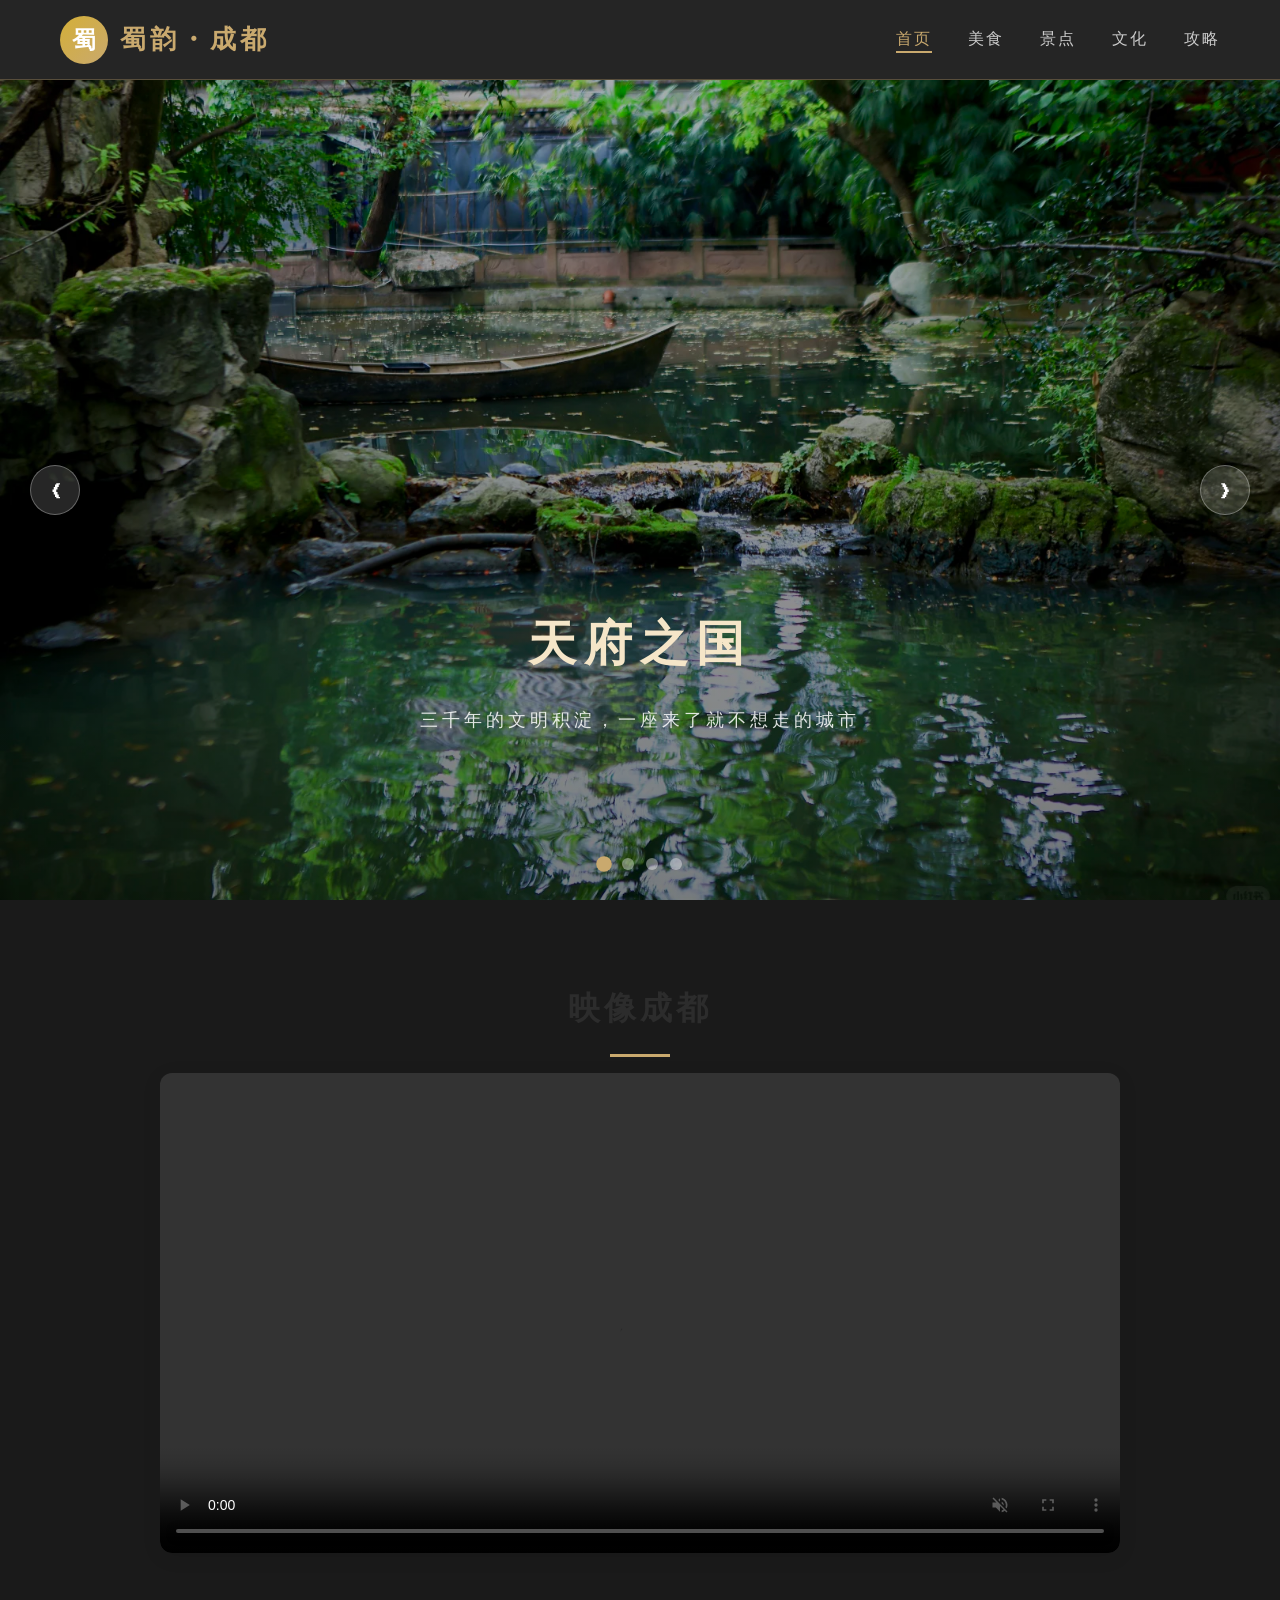
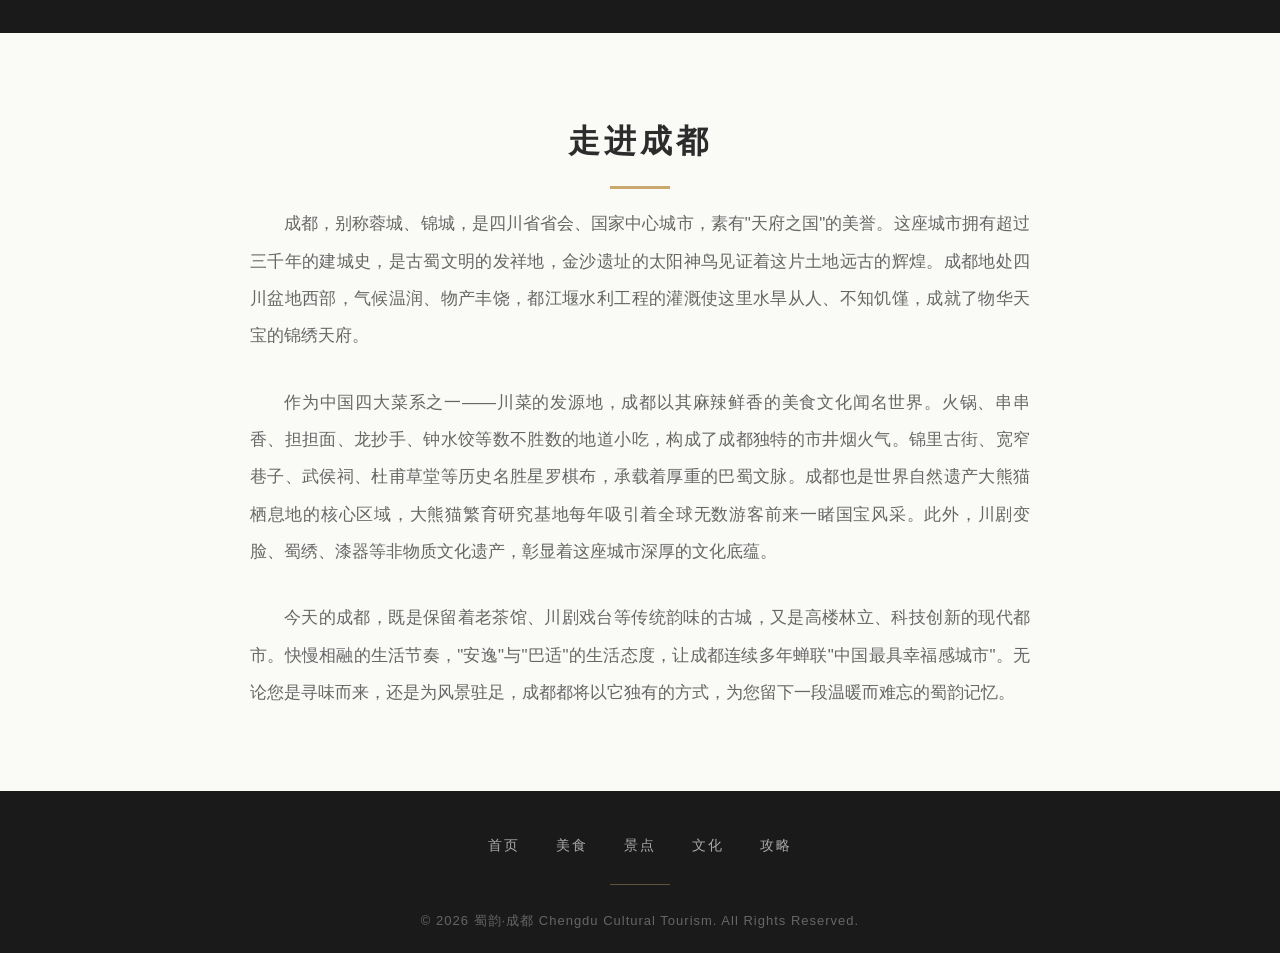
<file: index.html>
<!DOCTYPE html>
<html lang="zh-CN">
<head>
    <meta charset="UTF-8">
    <meta name="viewport" content="width=device-width, initial-scale=1.0">
    <meta name="description" content="蜀韵·成都 - 成都文化旅游宣传网站，带您领略天府之国的美食、景点、文化与旅行攻略">
    <title>蜀韵·成都 - 首页</title>
    <link rel="stylesheet" href="css/style.css">
</head>
<body>

    <!-- ==================== 页头区域 ==================== -->
    <header class="header">
        <!-- 左侧：Logo + 标题 -->
        <div class="logo-area">
            <div class="logo-icon">蜀</div>
            <span class="site-title">蜀韵・成都</span>
        </div>

        <!-- 右侧：导航栏 -->
        <ul class="nav">
            <li><a href="index.html" class="active">首页</a></li>
            <li><a href="food.html">美食</a></li>
            <li><a href="sights.html">景点</a></li>
            <li><a href="culture.html">文化</a></li>
            <li><a href="travel.html">攻略</a></li>
        </ul>
    </header>

    <!-- ==================== 全屏轮播 Banner ==================== -->
    <section class="banner">
        <div class="carousel" id="carousel">

            <!-- 第1张轮播图：锦里古街 -->
            <div class="slide active" style="background-image: url('img/image1.png');">
                <div class="slide-content">
                    <h2>天府之国</h2>
                    <p>三千年的文明积淀，一座来了就不想走的城市</p>
                </div>
            </div>

            <!-- 第2张轮播图：都江堰 -->
            <div class="slide" style="background-image: url('img/image2.png');">
                <div class="slide-content">
                    <h2>巴蜀神韵</h2>
                    <p>山水交融，人文荟萃，感受千年蜀地的独特魅力</p>
                </div>
            </div>

            <!-- 第3张轮播图：大熊猫 -->
            <div class="slide" style="background-image: url('img/image3.png');">
                <div class="slide-content">
                    <h2>熊猫故乡</h2>
                    <p>与国宝近距离接触，体验人与自然和谐共生之美</p>
                </div>
            </div>

            <!-- 第4张轮播图：宽窄巷子 -->
            <div class="slide" style="background-image: url('img/image4.png');">
                <div class="slide-content">
                    <h2>烟火成都</h2>
                    <p>宽窄之间，品一盏盖碗茶，听一段龙门阵</p>
                </div>
            </div>

        </div>

        <!-- 轮播导航点 -->
        <div class="carousel-dots" id="carouselDots"></div>

        <!-- 轮播左右箭头 -->
        <button class="carousel-arrow prev" id="prevBtn">&#10094;</button>
        <button class="carousel-arrow next" id="nextBtn">&#10095;</button>
    </section>

    <!-- ==================== 视频展示区域 ==================== -->
    <section class="video-section">
        <div class="section-title">映像成都</div>
        <div class="video-container">
            <!-- 成都城市宣传视频（示例视频，请替换为实际视频地址） -->
            <video controls autoplay muted loop>
                <source src="video/cd1.mp4" type="video/mp4">
                您的浏览器不支持视频播放，请升级浏览器。
            </video>
        </div>
    </section>

    <!-- ==================== 成都介绍文字区域 ==================== -->
    <section class="intro-section">
        <div class="section-title">走进成都</div>
        <p class="intro-text">
            成都，别称蓉城、锦城，是四川省省会、国家中心城市，素有"天府之国"的美誉。这座城市拥有超过三千年的建城史，是古蜀文明的发祥地，金沙遗址的太阳神鸟见证着这片土地远古的辉煌。成都地处四川盆地西部，气候温润、物产丰饶，都江堰水利工程的灌溉使这里水旱从人、不知饥馑，成就了物华天宝的锦绣天府。
        </p>
        <br>
        <p class="intro-text">
            作为中国四大菜系之一——川菜的发源地，成都以其麻辣鲜香的美食文化闻名世界。火锅、串串香、担担面、龙抄手、钟水饺等数不胜数的地道小吃，构成了成都独特的市井烟火气。锦里古街、宽窄巷子、武侯祠、杜甫草堂等历史名胜星罗棋布，承载着厚重的巴蜀文脉。成都也是世界自然遗产大熊猫栖息地的核心区域，大熊猫繁育研究基地每年吸引着全球无数游客前来一睹国宝风采。此外，川剧变脸、蜀绣、漆器等非物质文化遗产，彰显着这座城市深厚的文化底蕴。
        </p>
        <br>
        <p class="intro-text">
            今天的成都，既是保留着老茶馆、川剧戏台等传统韵味的古城，又是高楼林立、科技创新的现代都市。快慢相融的生活节奏，"安逸"与"巴适"的生活态度，让成都连续多年蝉联"中国最具幸福感城市"。无论您是寻味而来，还是为风景驻足，成都都将以它独有的方式，为您留下一段温暖而难忘的蜀韵记忆。
        </p>
    </section>

    <!-- ==================== 页尾区域 ==================== -->
    <footer class="footer">
        <ul class="footer-links">
            <li><a href="index.html">首页</a></li>
            <li><a href="food.html">美食</a></li>
            <li><a href="sights.html">景点</a></li>
            <li><a href="culture.html">文化</a></li>
            <li><a href="travel.html">攻略</a></li>
        </ul>
        <div class="footer-divider"></div>
        <p class="copyright">© 2026 蜀韵·成都 Chengdu Cultural Tourism. All Rights Reserved.</p>
    </footer>

    <!-- ==================== 轮播图 JavaScript 逻辑 ==================== -->
    <script>
        (function() {
            var slides = document.querySelectorAll('.carousel .slide');
            var dotsContainer = document.getElementById('carouselDots');
            var prevBtn = document.getElementById('prevBtn');
            var nextBtn = document.getElementById('nextBtn');
            var currentIndex = 0;
            var totalSlides = slides.length;
            var autoTimer = null;
            var interval = 4000; /* 自动切换间隔（毫秒） */

            /* 生成导航点 */
            for (var i = 0; i < totalSlides; i++) {
                var dot = document.createElement('span');
                dot.className = 'dot' + (i === 0 ? ' active' : '');
                dot.setAttribute('data-index', i);
                dot.addEventListener('click', function() {
                    var idx = parseInt(this.getAttribute('data-index'));
                    goToSlide(idx);
                });
                dotsContainer.appendChild(dot);
            }

            var allDots = document.querySelectorAll('.carousel-dots .dot');

            /* 切换到指定幻灯片 */
            function goToSlide(index) {
                slides[currentIndex].classList.remove('active');
                allDots[currentIndex].classList.remove('active');
                currentIndex = index;
                slides[currentIndex].classList.add('active');
                allDots[currentIndex].classList.add('active');
                resetAutoPlay();
            }

            /* 下一张 */
            function nextSlide() {
                var next = (currentIndex + 1) % totalSlides;
                goToSlide(next);
            }

            /* 上一张 */
            function prevSlide() {
                var prev = (currentIndex - 1 + totalSlides) % totalSlides;
                goToSlide(prev);
            }

            /* 自动播放 */
            function startAutoPlay() {
                autoTimer = setInterval(nextSlide, interval);
            }

            /* 重置自动播放计时器 */
            function resetAutoPlay() {
                clearInterval(autoTimer);
                startAutoPlay();
            }

            /* 绑定箭头点击事件 */
            prevBtn.addEventListener('click', prevSlide);
            nextBtn.addEventListener('click', nextSlide);

            /* 启动自动播放 */
            startAutoPlay();
        })();
    </script>

</body>
</html>
</file>
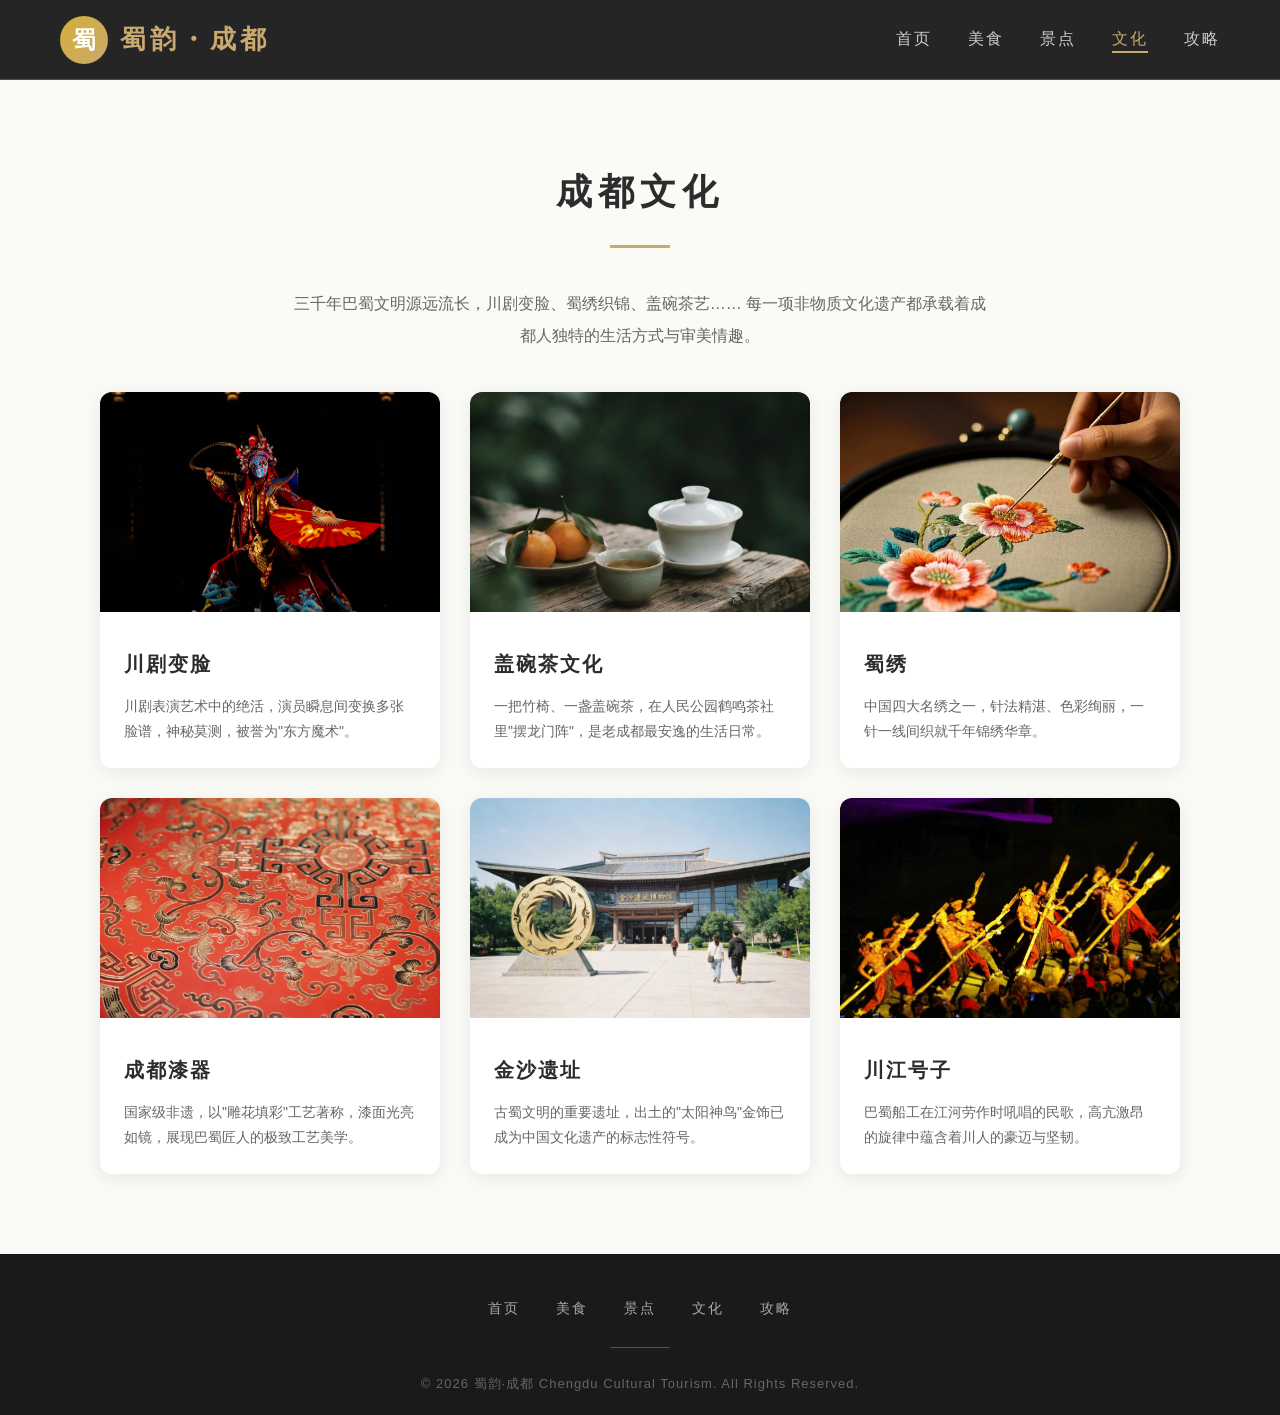
<file: culture.html>
<!DOCTYPE html>
<html lang="zh-CN">
<head>
    <meta charset="UTF-8">
    <meta name="viewport" content="width=device-width, initial-scale=1.0">
    <meta name="description" content="蜀韵·成都 - 成都文化，探索川剧变脸、蜀绣、茶文化等非物质文化遗产">
    <title>蜀韵·成都 - 文化</title>
    <link rel="stylesheet" href="css/style.css">
</head>
<body>

    <!-- ==================== 页头区域 ==================== -->
    <header class="header">
        <div class="logo-area">
            <div class="logo-icon">蜀</div>
            <span class="site-title">蜀韵・成都</span>
        </div>

        <ul class="nav">
            <li><a href="index.html">首页</a></li>
            <li><a href="food.html">美食</a></li>
            <li><a href="sights.html">景点</a></li>
            <li><a href="culture.html" class="active">文化</a></li>
            <li><a href="travel.html">攻略</a></li>
        </ul>
    </header>

    <!-- ==================== 文化页面主体内容 ==================== -->
    <main class="page-content">
        <h1 class="page-title">成都文化</h1>
        <p style="text-align:center; color: var(--text-gray); max-width: 700px; margin: 0 auto 40px; font-size: 16px; line-height: 2;">
            三千年巴蜀文明源远流长，川剧变脸、蜀绣织锦、盖碗茶艺……
            每一项非物质文化遗产都承载着成都人独特的生活方式与审美情趣。
        </p>

        <div class="card-grid">
            <div class="card">
                <img class="card-img" src="img/culture/image1.png" alt="川剧变脸">
                <div class="card-body">
                    <h3>川剧变脸</h3>
                    <p>川剧表演艺术中的绝活，演员瞬息间变换多张脸谱，神秘莫测，被誉为"东方魔术"。</p>
                </div>
            </div>

            <div class="card">
                <img class="card-img" src="img/culture/image2.png" alt="盖碗茶文化">
                <div class="card-body">
                    <h3>盖碗茶文化</h3>
                    <p>一把竹椅、一盏盖碗茶，在人民公园鹤鸣茶社里"摆龙门阵"，是老成都最安逸的生活日常。</p>
                </div>
            </div>

            <div class="card">
                <img class="card-img" src="img/culture/image3.png" alt="蜀绣">
                <div class="card-body">
                    <h3>蜀绣</h3>
                    <p>中国四大名绣之一，针法精湛、色彩绚丽，一针一线间织就千年锦绣华章。</p>
                </div>
            </div>

            <div class="card">
                <img class="card-img" src="img/culture/image4.png" alt="成都漆器">
                <div class="card-body">
                    <h3>成都漆器</h3>
                    <p>国家级非遗，以"雕花填彩"工艺著称，漆面光亮如镜，展现巴蜀匠人的极致工艺美学。</p>
                </div>
            </div>

            <div class="card">
                <img class="card-img" src="img/culture/image5.png" alt="金沙遗址">
                <div class="card-body">
                    <h3>金沙遗址</h3>
                    <p>古蜀文明的重要遗址，出土的"太阳神鸟"金饰已成为中国文化遗产的标志性符号。</p>
                </div>
            </div>

            <div class="card">
                <img class="card-img" src="img/culture/image6.png" alt="川江号子">
                <div class="card-body">
                    <h3>川江号子</h3>
                    <p>巴蜀船工在江河劳作时吼唱的民歌，高亢激昂的旋律中蕴含着川人的豪迈与坚韧。</p>
                </div>
            </div>
        </div>
    </main>

    <!-- ==================== 页尾区域 ==================== -->
    <footer class="footer">
        <ul class="footer-links">
            <li><a href="index.html">首页</a></li>
            <li><a href="food.html">美食</a></li>
            <li><a href="sights.html">景点</a></li>
            <li><a href="culture.html">文化</a></li>
            <li><a href="travel.html">攻略</a></li>
        </ul>
        <div class="footer-divider"></div>
        <p class="copyright">© 2026 蜀韵·成都 Chengdu Cultural Tourism. All Rights Reserved.</p>
    </footer>

</body>
</html>
</file>
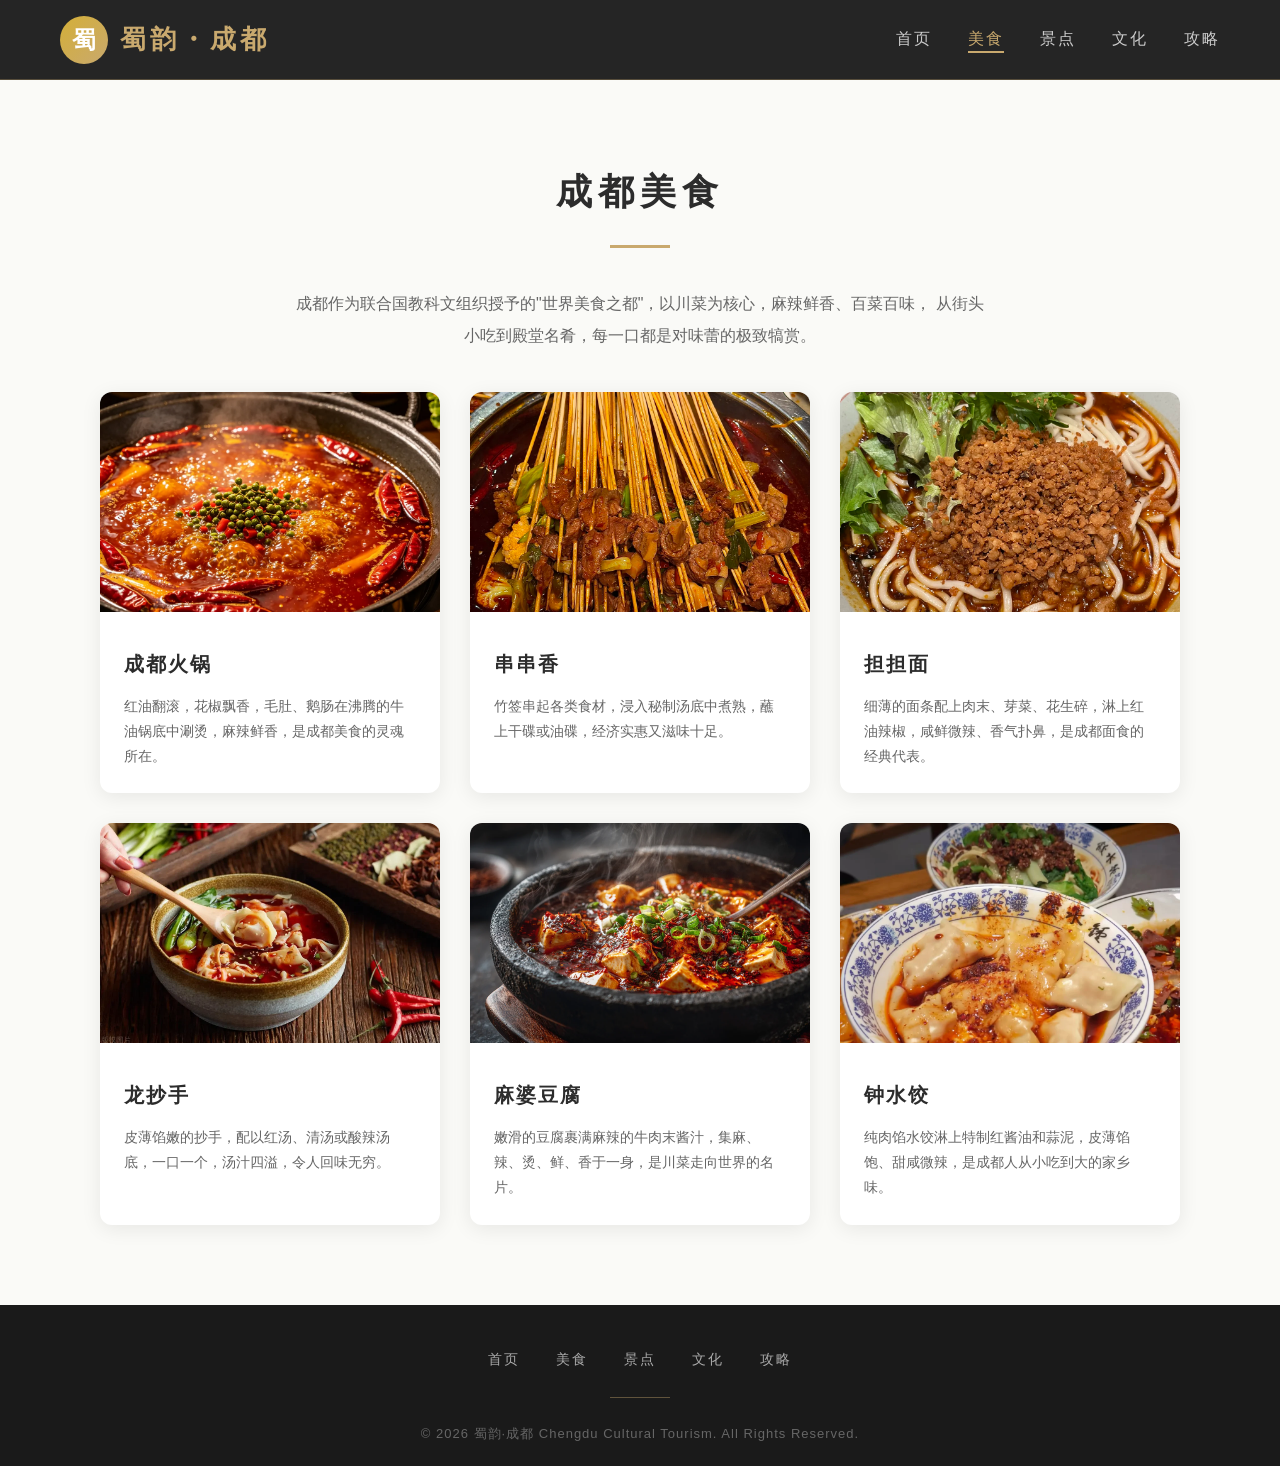
<file: food.html>
<!DOCTYPE html>
<html lang="zh-CN">
<head>
    <meta charset="UTF-8">
    <meta name="viewport" content="width=device-width, initial-scale=1.0">
    <meta name="description" content="蜀韵·成都 - 成都美食，探索火锅、川菜、小吃的麻辣鲜香世界">
    <title>蜀韵·成都 - 美食</title>
    <link rel="stylesheet" href="css/style.css">
</head>
<body>

    <!-- ==================== 页头区域 ==================== -->
    <header class="header">
        <div class="logo-area">
            <div class="logo-icon">蜀</div>
            <span class="site-title">蜀韵・成都</span>
        </div>

        <ul class="nav">
            <li><a href="index.html">首页</a></li>
            <li><a href="food.html" class="active">美食</a></li>
            <li><a href="sights.html">景点</a></li>
            <li><a href="culture.html">文化</a></li>
            <li><a href="travel.html">攻略</a></li>
        </ul>
    </header>

    <!-- ==================== 美食页面主体内容 ==================== -->
    <main class="page-content">
        <h1 class="page-title">成都美食</h1>
        <p style="text-align:center; color: var(--text-gray); max-width: 700px; margin: 0 auto 40px; font-size: 16px; line-height: 2;">
            成都作为联合国教科文组织授予的"世界美食之都"，以川菜为核心，麻辣鲜香、百菜百味，
            从街头小吃到殿堂名肴，每一口都是对味蕾的极致犒赏。
        </p>

        <!-- 美食卡片网格 -->
        <div class="card-grid">
            <div class="card">
                <img class="card-img" src="img/image5.png" alt="成都火锅">
                <div class="card-body">
                    <h3>成都火锅</h3>
                    <p>红油翻滚，花椒飘香，毛肚、鹅肠在沸腾的牛油锅底中涮烫，麻辣鲜香，是成都美食的灵魂所在。</p>
                </div>
            </div>

            <div class="card">
                <img class="card-img" src="img/image6.png" alt="串串香">
                <div class="card-body">
                    <h3>串串香</h3>
                    <p>竹签串起各类食材，浸入秘制汤底中煮熟，蘸上干碟或油碟，经济实惠又滋味十足。</p>
                </div>
            </div>

            <div class="card">
                <img class="card-img" src="img/image7.png" alt="担担面">
                <div class="card-body">
                    <h3>担担面</h3>
                    <p>细薄的面条配上肉末、芽菜、花生碎，淋上红油辣椒，咸鲜微辣、香气扑鼻，是成都面食的经典代表。</p>
                </div>
            </div>

            <div class="card">
                <img class="card-img" src="img/image8.png" alt="龙抄手">
                <div class="card-body">
                    <h3>龙抄手</h3>
                    <p>皮薄馅嫩的抄手，配以红汤、清汤或酸辣汤底，一口一个，汤汁四溢，令人回味无穷。</p>
                </div>
            </div>

            <div class="card">
                <img class="card-img" src="img/image9.png" alt="麻婆豆腐">
                <div class="card-body">
                    <h3>麻婆豆腐</h3>
                    <p>嫩滑的豆腐裹满麻辣的牛肉末酱汁，集麻、辣、烫、鲜、香于一身，是川菜走向世界的名片。</p>
                </div>
            </div>

            <div class="card">
                <img class="card-img" src="img/image10.png" alt="钟水饺">
                <div class="card-body">
                    <h3>钟水饺</h3>
                    <p>纯肉馅水饺淋上特制红酱油和蒜泥，皮薄馅饱、甜咸微辣，是成都人从小吃到大的家乡味。</p>
                </div>
            </div>
        </div>
    </main>

    <!-- ==================== 页尾区域 ==================== -->
    <footer class="footer">
        <ul class="footer-links">
            <li><a href="index.html">首页</a></li>
            <li><a href="food.html">美食</a></li>
            <li><a href="sights.html">景点</a></li>
            <li><a href="culture.html">文化</a></li>
            <li><a href="travel.html">攻略</a></li>
        </ul>
        <div class="footer-divider"></div>
        <p class="copyright">© 2026 蜀韵·成都 Chengdu Cultural Tourism. All Rights Reserved.</p>
    </footer>

</body>
</html>
</file>
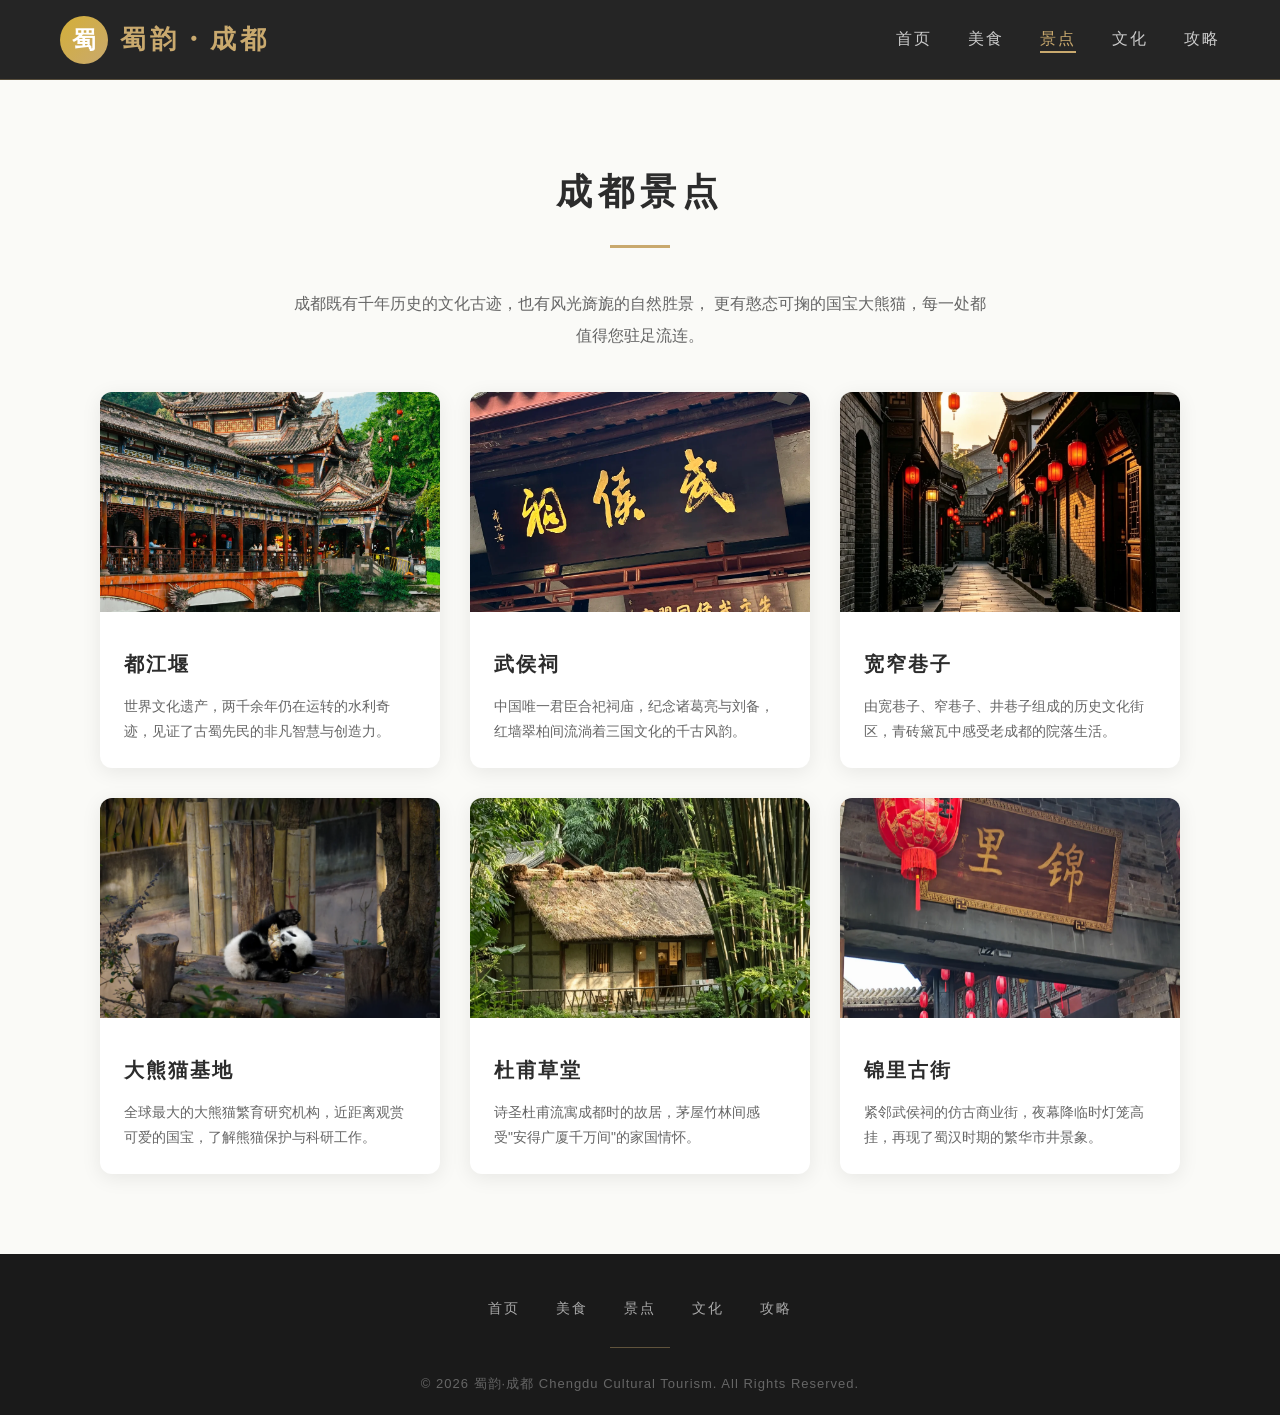
<file: sights.html>
<!DOCTYPE html>
<html lang="zh-CN">
<head>
    <meta charset="UTF-8">
    <meta name="viewport" content="width=device-width, initial-scale=1.0">
    <meta name="description" content="蜀韵·成都 - 成都景点，带您领略都江堰、武侯祠、宽窄巷子等名胜古迹">
    <title>蜀韵·成都 - 景点</title>
    <link rel="stylesheet" href="css/style.css">
</head>
<body>

    <!-- ==================== 页头区域 ==================== -->
    <header class="header">
        <div class="logo-area">
            <div class="logo-icon">蜀</div>
            <span class="site-title">蜀韵・成都</span>
        </div>

        <ul class="nav">
            <li><a href="index.html">首页</a></li>
            <li><a href="food.html">美食</a></li>
            <li><a href="sights.html" class="active">景点</a></li>
            <li><a href="culture.html">文化</a></li>
            <li><a href="travel.html">攻略</a></li>
        </ul>
    </header>

    <!-- ==================== 景点页面主体内容 ==================== -->
    <main class="page-content">
        <h1 class="page-title">成都景点</h1>
        <p style="text-align:center; color: var(--text-gray); max-width: 700px; margin: 0 auto 40px; font-size: 16px; line-height: 2;">
            成都既有千年历史的文化古迹，也有风光旖旎的自然胜景，
            更有憨态可掬的国宝大熊猫，每一处都值得您驻足流连。
        </p>

        <div class="card-grid">
            <div class="card">
                <img class="card-img" src="img/sights/image1.png" alt="都江堰">
                <div class="card-body">
                    <h3>都江堰</h3>
                    <p>世界文化遗产，两千余年仍在运转的水利奇迹，见证了古蜀先民的非凡智慧与创造力。</p>
                </div>
            </div>

            <div class="card">
                <img class="card-img" src="img/sights/image2.png" alt="武侯祠">
                <div class="card-body">
                    <h3>武侯祠</h3>
                    <p>中国唯一君臣合祀祠庙，纪念诸葛亮与刘备，红墙翠柏间流淌着三国文化的千古风韵。</p>
                </div>
            </div>

            <div class="card">
                <img class="card-img" src="img/sights/image3.png" alt="宽窄巷子">
                <div class="card-body">
                    <h3>宽窄巷子</h3>
                    <p>由宽巷子、窄巷子、井巷子组成的历史文化街区，青砖黛瓦中感受老成都的院落生活。</p>
                </div>
            </div>

            <div class="card">
                <img class="card-img" src="img/sights/image4.png" alt="大熊猫基地">
                <div class="card-body">
                    <h3>大熊猫基地</h3>
                    <p>全球最大的大熊猫繁育研究机构，近距离观赏可爱的国宝，了解熊猫保护与科研工作。</p>
                </div>
            </div>

            <div class="card">
                <img class="card-img" src="img/sights/image5.png" alt="杜甫草堂">
                <div class="card-body">
                    <h3>杜甫草堂</h3>
                    <p>诗圣杜甫流寓成都时的故居，茅屋竹林间感受"安得广厦千万间"的家国情怀。</p>
                </div>
            </div>

            <div class="card">
                <img class="card-img" src="img/sights/image6.png" alt="锦里古街">
                <div class="card-body">
                    <h3>锦里古街</h3>
                    <p>紧邻武侯祠的仿古商业街，夜幕降临时灯笼高挂，再现了蜀汉时期的繁华市井景象。</p>
                </div>
            </div>
        </div>
    </main>

    <!-- ==================== 页尾区域 ==================== -->
    <footer class="footer">
        <ul class="footer-links">
            <li><a href="index.html">首页</a></li>
            <li><a href="food.html">美食</a></li>
            <li><a href="sights.html">景点</a></li>
            <li><a href="culture.html">文化</a></li>
            <li><a href="travel.html">攻略</a></li>
        </ul>
        <div class="footer-divider"></div>
        <p class="copyright">© 2026 蜀韵·成都 Chengdu Cultural Tourism. All Rights Reserved.</p>
    </footer>

</body>
</html>
</file>
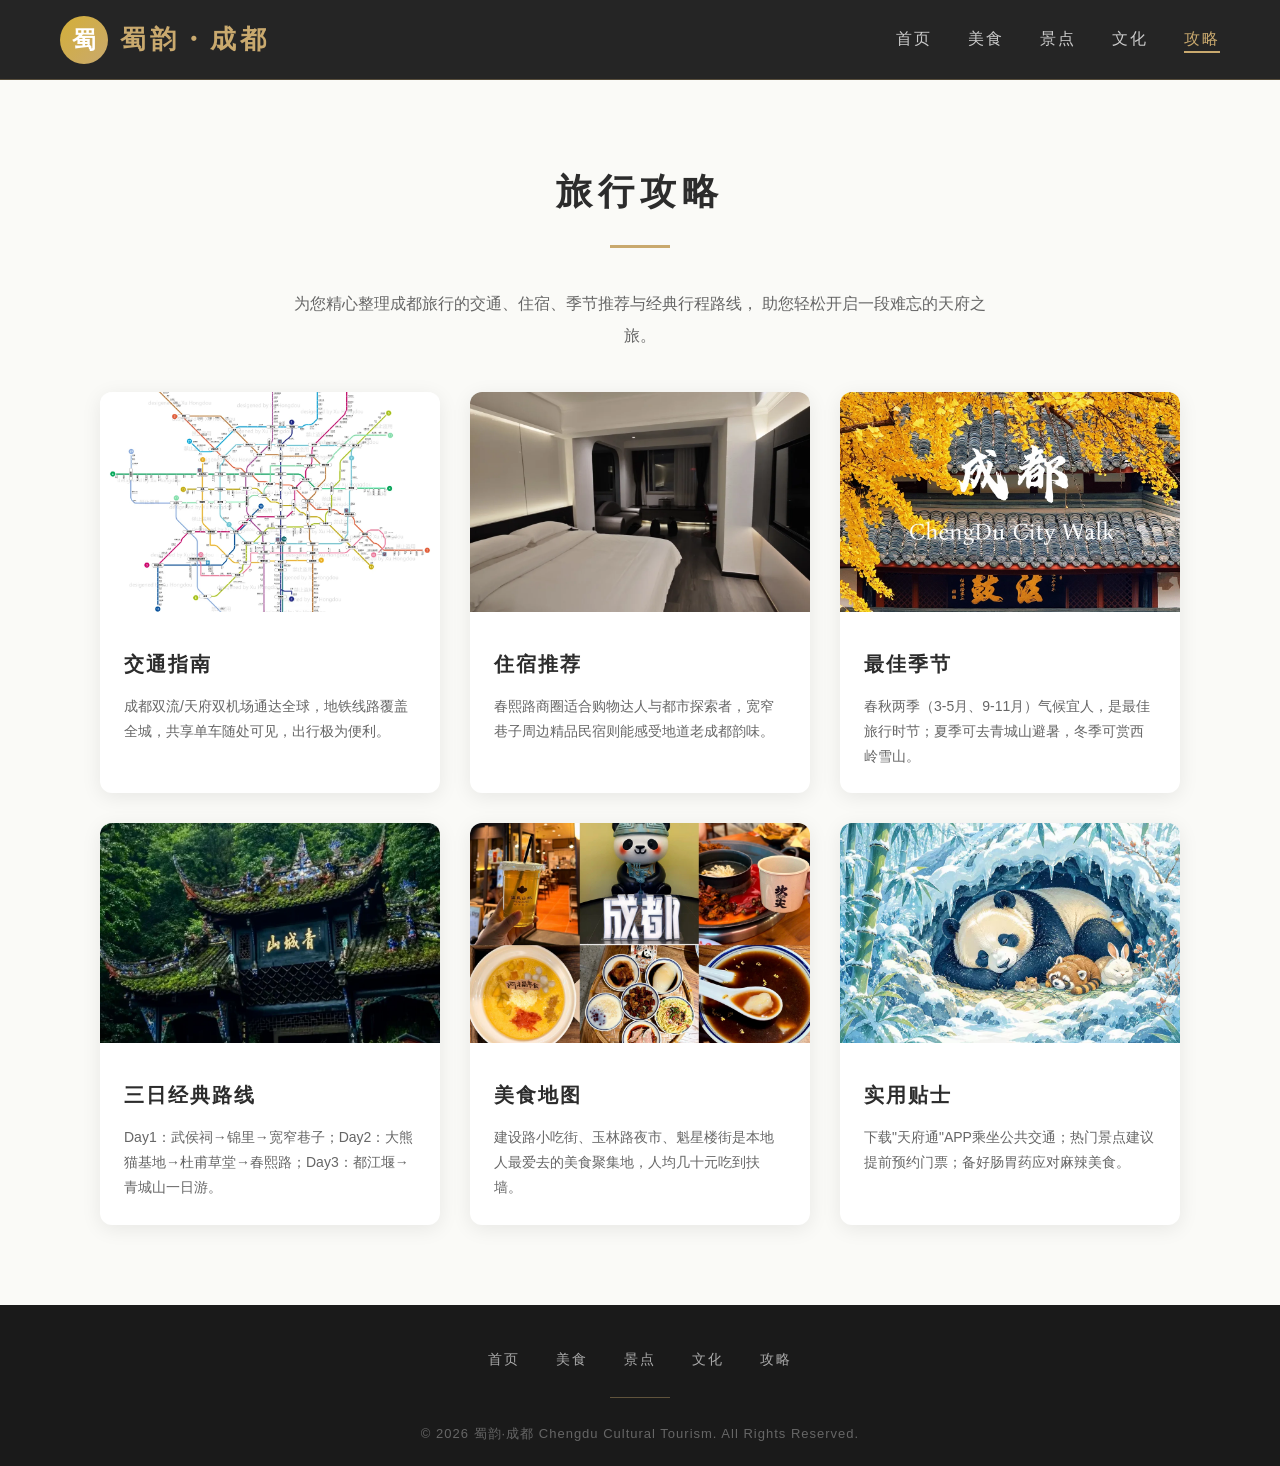
<file: travel.html>
<!DOCTYPE html>
<html lang="zh-CN">
<head>
    <meta charset="UTF-8">
    <meta name="viewport" content="width=device-width, initial-scale=1.0">
    <meta name="description" content="蜀韵·成都 - 旅行攻略，为您提供成都旅游的交通、住宿、行程路线等实用建议">
    <title>蜀韵·成都 - 攻略</title>
    <link rel="stylesheet" href="css/style.css">
</head>
<body>

    <!-- ==================== 页头区域 ==================== -->
    <header class="header">
        <div class="logo-area">
            <div class="logo-icon">蜀</div>
            <span class="site-title">蜀韵・成都</span>
        </div>

        <ul class="nav">
            <li><a href="index.html">首页</a></li>
            <li><a href="food.html">美食</a></li>
            <li><a href="sights.html">景点</a></li>
            <li><a href="culture.html">文化</a></li>
            <li><a href="travel.html" class="active">攻略</a></li>
        </ul>
    </header>

    <!-- ==================== 攻略页面主体内容 ==================== -->
    <main class="page-content">
        <h1 class="page-title">旅行攻略</h1>
        <p style="text-align:center; color: var(--text-gray); max-width: 700px; margin: 0 auto 40px; font-size: 16px; line-height: 2;">
            为您精心整理成都旅行的交通、住宿、季节推荐与经典行程路线，
            助您轻松开启一段难忘的天府之旅。
        </p>

        <div class="card-grid">
            <div class="card">
                <img class="card-img" src="img/travel/image1.png" alt="交通指南">
                <div class="card-body">
                    <h3>交通指南</h3>
                    <p>成都双流/天府双机场通达全球，地铁线路覆盖全城，共享单车随处可见，出行极为便利。</p>
                </div>
            </div>

            <div class="card">
                <img class="card-img" src="img/travel/image2.png" alt="住宿推荐">
                <div class="card-body">
                    <h3>住宿推荐</h3>
                    <p>春熙路商圈适合购物达人与都市探索者，宽窄巷子周边精品民宿则能感受地道老成都韵味。</p>
                </div>
            </div>

            <div class="card">
                <img class="card-img" src="img/travel/image3.png" alt="最佳季节">
                <div class="card-body">
                    <h3>最佳季节</h3>
                    <p>春秋两季（3-5月、9-11月）气候宜人，是最佳旅行时节；夏季可去青城山避暑，冬季可赏西岭雪山。</p>
                </div>
            </div>

            <div class="card">
                <img class="card-img" src="img/travel/image4.png" alt="三日经典路线">
                <div class="card-body">
                    <h3>三日经典路线</h3>
                    <p>Day1：武侯祠→锦里→宽窄巷子；Day2：大熊猫基地→杜甫草堂→春熙路；Day3：都江堰→青城山一日游。</p>
                </div>
            </div>

            <div class="card">
                <img class="card-img" src="img/travel/image5.png" alt="美食地图">
                <div class="card-body">
                    <h3>美食地图</h3>
                    <p>建设路小吃街、玉林路夜市、魁星楼街是本地人最爱去的美食聚集地，人均几十元吃到扶墙。</p>
                </div>
            </div>

            <div class="card">
                <img class="card-img" src="img/travel/image6.png" alt="实用贴士">
                <div class="card-body">
                    <h3>实用贴士</h3>
                    <p>下载"天府通"APP乘坐公共交通；热门景点建议提前预约门票；备好肠胃药应对麻辣美食。</p>
                </div>
            </div>
        </div>
    </main>

    <!-- ==================== 页尾区域 ==================== -->
    <footer class="footer">
        <ul class="footer-links">
            <li><a href="index.html">首页</a></li>
            <li><a href="food.html">美食</a></li>
            <li><a href="sights.html">景点</a></li>
            <li><a href="culture.html">文化</a></li>
            <li><a href="travel.html">攻略</a></li>
        </ul>
        <div class="footer-divider"></div>
        <p class="copyright">© 2026 蜀韵·成都 Chengdu Cultural Tourism. All Rights Reserved.</p>
    </footer>

</body>
</html>
</file>
<file: css/style.css>
/* ============================================
   蜀韵·成都 - 公共样式表
   主题色：金色系 (#C9A96E)
   风格：现代简约
   ============================================ */

/* --- CSS 变量定义 --- */
:root {
    --gold-primary: #C9A96E;       /* 主金色 */
    --gold-dark: #8B6914;          /* 深金色 */
    --gold-light: #F5E6C8;         /* 浅金色 */
    --gold-accent: #D4AF37;        /* 亮金色 */
    --bg-dark: #1a1a1a;           /* 深色背景 */
    --bg-light: #fafaf7;          /* 浅色背景 */
    --text-dark: #2c2c2c;         /* 深色文字 */
    --text-gray: #666666;         /* 灰色文字 */
    --white: #ffffff;             /* 白色 */
    --shadow: 0 4px 20px rgba(0, 0, 0, 0.08); /* 阴影 */
    --font-cn: "PingFang SC", "Microsoft YaHei", "Noto Sans SC", sans-serif;
}

/* --- 全局重置 --- */
* {
    margin: 0;
    padding: 0;
    box-sizing: border-box;
}

html {
    scroll-behavior: smooth;
}

body {
    font-family: var(--font-cn);
    color: var(--text-dark);
    background-color: var(--bg-light);
    line-height: 1.8;
    overflow-x: hidden;
}

/* --- 页头区域 --- */
.header {
    position: fixed;
    top: 0;
    left: 0;
    width: 100%;
    height: 80px;
    background: rgba(26, 26, 26, 0.95);
    backdrop-filter: blur(10px);
    display: flex;
    align-items: center;
    justify-content: space-between;
    padding: 0 60px;
    z-index: 1000;
    border-bottom: 1px solid rgba(201, 169, 110, 0.3);
    transition: all 0.3s ease;
}

/* 页头左侧：Logo + 标题 */
.header .logo-area {
    display: flex;
    align-items: center;
    gap: 12px;
}

.header .logo-icon {
    width: 48px;
    height: 48px;
    background: linear-gradient(135deg, var(--gold-accent), var(--gold-primary));
    border-radius: 50%;
    display: flex;
    align-items: center;
    justify-content: center;
    font-size: 24px;
    color: var(--white);
    font-weight: bold;
}

.header .site-title {
    font-size: 26px;
    font-weight: 700;
    color: var(--gold-primary);
    letter-spacing: 4px;
}

/* 页头右侧：导航栏 */
.header .nav {
    display: flex;
    align-items: center;
    gap: 36px;
    list-style: none;
}

.header .nav li a {
    text-decoration: none;
    color: #cccccc;
    font-size: 16px;
    font-weight: 500;
    letter-spacing: 2px;
    position: relative;
    transition: color 0.3s ease;
}

/* 导航链接下方金线动画 */
.header .nav li a::after {
    content: '';
    position: absolute;
    bottom: -6px;
    left: 50%;
    transform: translateX(-50%) scaleX(0);
    width: 100%;
    height: 2px;
    background: var(--gold-primary);
    transition: transform 0.3s ease;
}

.header .nav li a:hover::after,
.header .nav li a.active::after {
    transform: translateX(-50%) scaleX(1);
}

.header .nav li a:hover,
.header .nav li a.active {
    color: var(--gold-primary);
}

/* --- 横幅轮播区域 --- */
.banner {
    margin-top: 80px;
    width: 100%;
    height: calc(100vh - 80px);
    position: relative;
    overflow: hidden;
}

/* 轮播容器 */
.carousel {
    width: 100%;
    height: 100%;
    position: relative;
}

/* 单张轮播幻灯片 */
.carousel .slide {
    position: absolute;
    top: 0;
    left: 0;
    width: 100%;
    height: 100%;
    opacity: 0;
    transition: opacity 0.8s ease-in-out;
    background-size: cover;
    background-position: center;
    background-repeat: no-repeat;
}

.carousel .slide.active {
    opacity: 1;
}

/* 轮播图上的遮罩层 */
.carousel .slide::before {
    content: '';
    position: absolute;
    top: 0;
    left: 0;
    width: 100%;
    height: 100%;
    background: linear-gradient(to bottom, rgba(0,0,0,0.3), rgba(0,0,0,0.5));
}

/* 轮播图文字 */
.carousel .slide-content {
    position: absolute;
    bottom: 20%;
    left: 50%;
    transform: translateX(-50%);
    text-align: center;
    color: var(--white);
    z-index: 2;
}

.carousel .slide-content h2 {
    font-size: 48px;
    font-weight: 700;
    letter-spacing: 8px;
    margin-bottom: 16px;
    color: var(--gold-light);
}

.carousel .slide-content p {
    font-size: 18px;
    letter-spacing: 4px;
    opacity: 0.85;
}

/* 轮播导航点 */
.carousel-dots {
    position: absolute;
    bottom: 30px;
    left: 50%;
    transform: translateX(-50%);
    display: flex;
    gap: 12px;
    z-index: 3;
}

.carousel-dots .dot {
    width: 12px;
    height: 12px;
    border-radius: 50%;
    background: rgba(255, 255, 255, 0.4);
    cursor: pointer;
    transition: all 0.3s ease;
}

.carousel-dots .dot.active {
    background: var(--gold-primary);
    transform: scale(1.3);
}

/* 轮播左右箭头 */
.carousel-arrow {
    position: absolute;
    top: 50%;
    transform: translateY(-50%);
    width: 50px;
    height: 50px;
    border-radius: 50%;
    background: rgba(255, 255, 255, 0.15);
    border: 1px solid rgba(255, 255, 255, 0.3);
    color: var(--white);
    font-size: 20px;
    cursor: pointer;
    z-index: 3;
    display: flex;
    align-items: center;
    justify-content: center;
    transition: all 0.3s ease;
}

.carousel-arrow:hover {
    background: var(--gold-primary);
    border-color: var(--gold-primary);
}

.carousel-arrow.prev { left: 30px; }
.carousel-arrow.next { right: 30px; }

/* --- 通用内容区块 --- */
.section {
    padding: 80px 60px;
    max-width: 1200px;
    margin: 0 auto;
}

.section-title {
    text-align: center;
    font-size: 32px;
    font-weight: 700;
    color: var(--text-dark);
    margin-bottom: 16px;
    letter-spacing: 4px;
}

/* 标题下方金线装饰 */
.section-title::after {
    content: '';
    display: block;
    width: 60px;
    height: 3px;
    background: var(--gold-primary);
    margin: 16px auto 0;
}

/* --- 视频区域 --- */
.video-section {
    background: var(--bg-dark);
    padding: 80px 60px;
}

.video-container {
    max-width: 960px;
    margin: 0 auto;
    border-radius: 12px;
    overflow: hidden;
    box-shadow: var(--shadow);
}

.video-container video {
    width: 100%;
    display: block;
}

/* --- 介绍文字区域 --- */
.intro-section {
    padding: 80px 60px;
    max-width: 900px;
    margin: 0 auto;
}

.intro-section .intro-text {
    font-size: 17px;
    line-height: 2.2;
    color: var(--text-gray);
    text-align: justify;
    text-indent: 2em;
}

/* --- 子页面内容区域 --- */
.page-content {
    margin-top: 80px;
    min-height: 60vh;
    padding: 80px 60px;
    max-width: 1200px;
    margin-left: auto;
    margin-right: auto;
}

.page-content .page-title {
    font-size: 36px;
    font-weight: 700;
    color: var(--text-dark);
    text-align: center;
    letter-spacing: 6px;
    margin-bottom: 40px;
}

.page-content .page-title::after {
    content: '';
    display: block;
    width: 60px;
    height: 3px;
    background: var(--gold-primary);
    margin: 20px auto 0;
}

/* 子页面卡片网格 */
.card-grid {
    display: grid;
    grid-template-columns: repeat(3, 1fr);
    gap: 30px;
    margin-top: 40px;
}

.card {
    background: var(--white);
    border-radius: 12px;
    overflow: hidden;
    box-shadow: var(--shadow);
    transition: transform 0.3s ease, box-shadow 0.3s ease;
    cursor: pointer;
}

.card:hover {
    transform: translateY(-8px);
    box-shadow: 0 12px 32px rgba(0, 0, 0, 0.12);
}

.card .card-img {
    width: 100%;
    height: 220px;
    object-fit: cover;
    background: linear-gradient(135deg, #e0d5c1, #c9a96e);
}

.card .card-body {
    padding: 24px;
}

.card .card-body h3 {
    font-size: 20px;
    font-weight: 600;
    color: var(--text-dark);
    margin-bottom: 12px;
    letter-spacing: 2px;
}

.card .card-body p {
    font-size: 14px;
    color: var(--text-gray);
    line-height: 1.8;
}

/* --- 页尾区域 --- */
.footer {
    background: var(--bg-dark);
    color: #999999;
    padding: 40px 60px 20px;
    text-align: center;
}

.footer .footer-links {
    display: flex;
    justify-content: center;
    gap: 36px;
    list-style: none;
    margin-bottom: 24px;
    flex-wrap: wrap;
}

.footer .footer-links li a {
    color: #aaaaaa;
    text-decoration: none;
    font-size: 14px;
    letter-spacing: 2px;
    transition: color 0.3s ease;
}

.footer .footer-links li a:hover {
    color: var(--gold-primary);
}

.footer .footer-divider {
    width: 60px;
    height: 1px;
    background: rgba(201, 169, 110, 0.4);
    margin: 0 auto 24px;
}

.footer .copyright {
    font-size: 13px;
    color: #666666;
    letter-spacing: 1px;
}

/* --- 响应式设计 --- */
@media (max-width: 768px) {
    .header {
        padding: 0 20px;
        height: 64px;
    }

    .header .nav {
        gap: 16px;
    }

    .header .nav li a {
        font-size: 13px;
        letter-spacing: 1px;
    }

    .header .site-title {
        font-size: 20px;
    }

    .header .logo-icon {
        width: 36px;
        height: 36px;
        font-size: 18px;
    }

    .carousel .slide-content h2 {
        font-size: 28px;
        letter-spacing: 4px;
    }

    .carousel .slide-content p {
        font-size: 14px;
    }

    .carousel-arrow {
        width: 36px;
        height: 36px;
        font-size: 14px;
    }

    .section,
    .intro-section,
    .page-content {
        padding: 40px 20px;
    }

    .section-title {
        font-size: 24px;
    }

    .card-grid {
        grid-template-columns: 1fr;
    }
}
</file>
